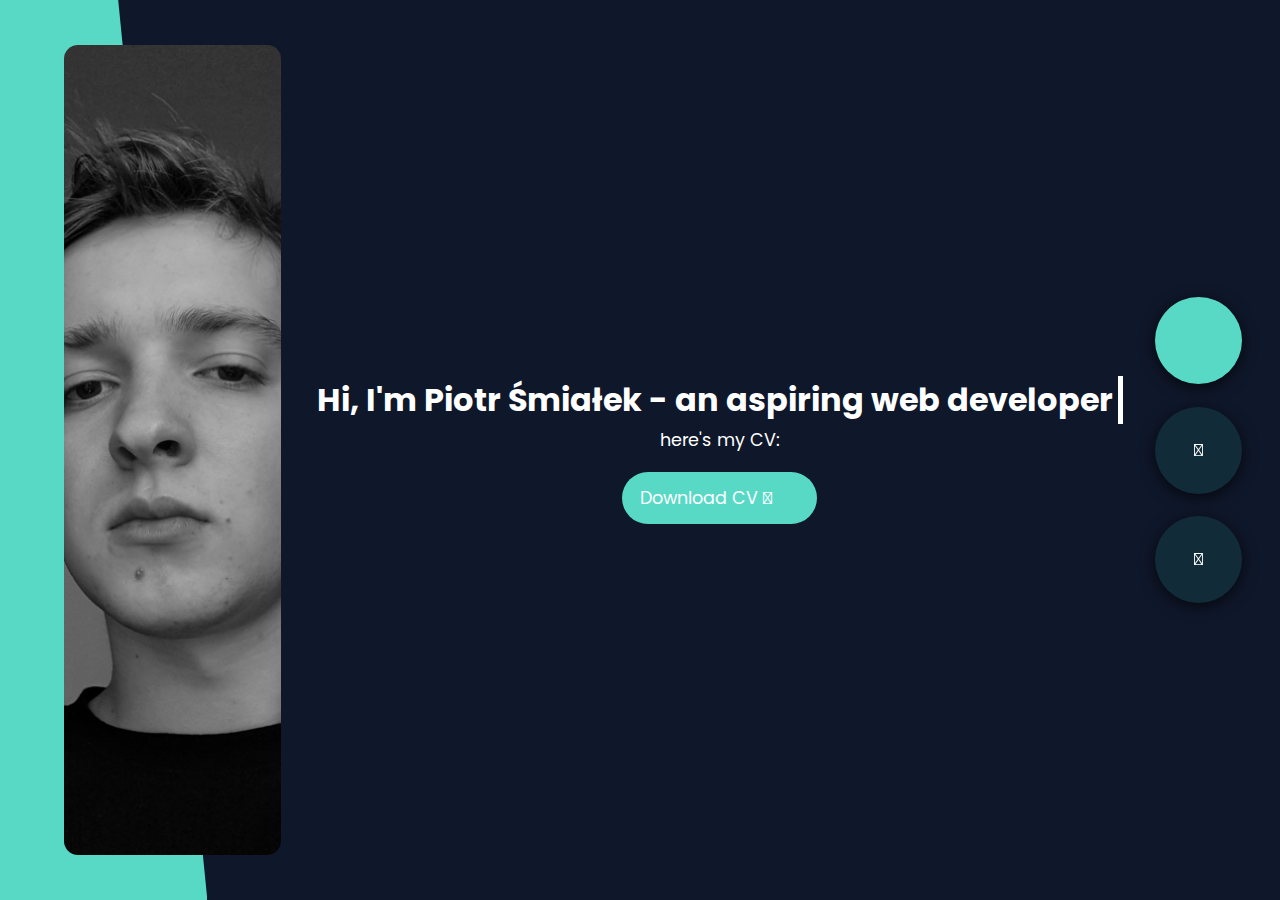
<file: index.html>
<!DOCTYPE html>
<html lang="en">
<head>
    <meta charset="UTF-8">
    <meta name="viewport" content="width=device-width, initial-scale=1.0">
    <title>Piotr Śmiałek</title>
    <link rel="stylesheet" href="styles/styles.css">
    <link rel="preconnect" href="https://fonts.googleapis.com">
    <link rel="preconnect" href="https://fonts.gstatic.com" crossorigin>
    <link href="https://fonts.googleapis.com/css2?family=Poppins:ital,wght@0,500;0,600;1,400&display=swap" rel="stylesheet">
    <link rel="stylesheet" href="https://cdnjs.cloudflare.com/ajax/libs/font-awesome/5.15.4/css/all.min.css" integrity="sha512-1ycn6IcaQQ40/MKBW2W4Rhis/DbILU74C1vSrLJxCq57o941Ym01SwNsOMqvEBFlcgUa6xLiPY/NS5R+E6ztJQ==" crossorigin="anonymous" referrerpolicy="no-referrer" />
    <link rel="stylesheet" href="https://cdnjs.cloudflare.com/ajax/libs/font-awesome/4.7.0/css/font-awesome.min.css">
    <link rel="stylesheet" href="https://cdnjs.cloudflare.com/ajax/libs/font-awesome/6.4.2/css/all.min.css" integrity="sha512-z3gLpd7yknf1YoNbCzqRKc4qyor8gaKU1qmn+CShxbuBusANI9QpRohGBreCFkKxLhei6S9CQXFEbbKuqLg0DA==" crossorigin="anonymous" referrerpolicy="no-referrer" />

</head>


<body class="main-content">
    <header class="section sec1 header active" id="home">
        <div class="header-content">
            <div class="left-header">
                <div class="h-shape"></div>
                <div class="image">
                    <img src="img/ja.jpg" alt="">
                </div>
            </div>
            <div class="right-header">
                <h1 class="name">
                    Hi, I'm <span> Piotr Śmiałek</span>
                    - an aspiring web developer
                </h1>
                <p class="text">
                    here's my CV:
                </p>
                <a href="./download/CV%20-%20Piotr%20Śmiałek%202023.pdf" target="_blank" class="main-btn">
                    Download CV
                    <i class="fa-solid fa-download"></i>
                </a>
            </div>
        </div>

    </header>

    <main>
        <section class="section sec2 about" id="about">
            <div class="main-title">
                <h1>
                    About <span>me</span> & my <span>skills</span>
                </h1>
            </div>
            <div class="about-container">
                <div class="left-about">
                    <h1 class="few-words"> Few words about me </h1>
                    <p class="paragraph-1">I am currently studying computer science at</p>
                    <p class="paragraph-2">AGH University of Science and Technology</p>
                    <p class="paragraph-3">in Cracow, Poland. I am interested in creating,</p>
                    <p class="paragraph-4">maintaining websites and I want to work as a</p>
                    <p class="paragraph-5">web developer in the future</p>
                </div>
                <div class="right-about">
                    <div class="skills">
                        <ul>
                            <li> <h6>Git</h6>
                                <span class="bar"> <span class="Git"> </span> </span>
                            </li>
                            <li> <h6>HTML</h6>
                                <span class="bar"> <span class="HTML"> </span> </span>
                            </li>

                            <li> <h6>CSS</h6>
                                <span class="bar"> <span class="CSS"> </span> </span>
                            </li>

                            <li> <h6>JavaScript</h6>
                                <span class="bar"> <span class="JavaScript"> </span> </span>
                            </li>
                            <li> <h6>Java</h6>
                                <span class="bar"> <span class="Java"> </span> </span>
                            </li>

                        </ul>

                    </div>
                </div>
            </div>
        </section>

        <section class="section sec5 contact" id="contact">
            <div class="contact-container">
                <div class="main-title">
                    <h1>
                        Contact <span>me</span>
                    </h1>
                    <div class="contact-content-container">
                        <div class="left-contact">
                            <h2 class="contact-details">
                                Contact details:
                            </h2>
                            <div class="contact-info">
                                <div class="contact-item">
                                    <div class="icon">
                                        <i class="fas fa-location"> </i>
                                        <span>Location: Cracow, Poland</span>
                                    </div>

                                </div>

                                <div class="contact-item">
                                    <div class="icon">
                                        <i class="fa-solid fa-at"></i>
                                        <span>Email: piotrsmialek10@gmail.com</span>
                                    </div>
                                </div>

                                <div class="contact-item">
                                    <div class="icon">
                                        <i class="fa-solid fa-phone"></i>
                                        <span>Phone: 666 666 666</span>
                                    </div>
                                </div>
                            </div>
                            <h2 class="socials">Check my social media</h2>
                            <div class="contact-icons">
                                <div class="contact-icon">
                                    <a href="https://twitter.com/Daredevilq_" class="social-icon" target="_blank">
                                        Twitter  <i class="fa-brands fa-twitter"></i>
                                    </a>
                                </div>

                                <div class="contact-icon">
                                    <a href="https://github.com/daredevilq" class="social-icon" target="_blank">
                                       GitHub <i class="fa-brands fa-github"></i>
                                    </a>
                                </div>

                                <div class="contact-icon">
                                    <a href="https://www.instagram.com/daredevilq/" class="social-icon" target="_blank">
                                        Instagram <i class="fa-brands fa-instagram"></i>
                                    </a>
                                </div>
                            </div>
                        </div>
                        <div class="right-contact">
                            <form  class="contact-form" id="form" method="get">
                                <div class="input-control">
                                    <label for="name">
                                        <input id="name" name="name" type="text" placeholder="Name" required>
                                    </label>
                                </div>
                                <div class="input-control">
                                    <label>
                                        <input id="email" type="email" placeholder="Email" required>
                                    </label>
                                </div>

                                <div class="input-control">
                                    <label>
                                        <input id="title" type="text" placeholder="Title" required>
                                    </label>
                                </div>
                                <div class="input-control">
                                    <label for="message">
                                        <textarea name="message" id="message" cols="30" rows="8" placeholder="Message" required></textarea>
                                    </label>
                                </div>
                                <div class="submit">
                                    <button type="submit">Submit Message</button>
                                </div>
                            </form>

                        </div>
                    </div>
                </div>
            </div>
        </section>
    </main>
    <div class="controls">
        <div class="control control-1 active-btn" data-id="home">
            <i class="fa-solid fa-house"></i>
        </div>
        <div class="control control-2" data-id="about">
            <i class="fa-solid fa-user"></i>
        </div>

        <div class="control control-5" data-id="contact">
            <i class="fa-solid fa-envelope"></i>
        </div>

    </div>
    <script src="app.js"></script>
</body>
</html>
</file>
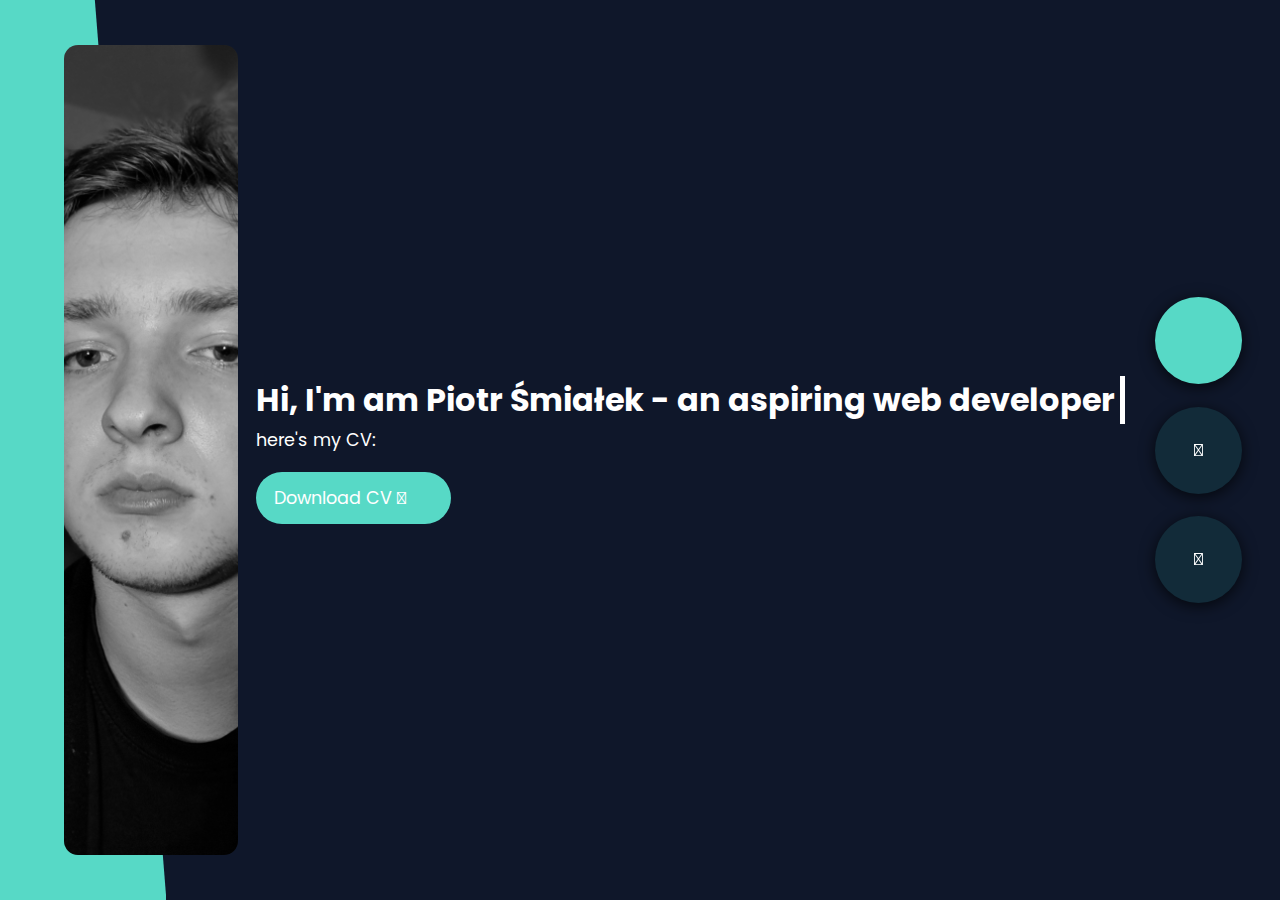
<file: projekt-wdai/index.html>
<!DOCTYPE html>
<html lang="en">
<head>
    <meta charset="UTF-8">
    <title>WDAI</title>
    <link rel="stylesheet" href="styles/styles.css">
    <link rel="preconnect" href="https://fonts.googleapis.com">
    <link rel="preconnect" href="https://fonts.gstatic.com" crossorigin>
    <link href="https://fonts.googleapis.com/css2?family=Poppins:ital,wght@0,500;0,600;1,400&display=swap" rel="stylesheet">
    <link rel="stylesheet" href="https://cdnjs.cloudflare.com/ajax/libs/font-awesome/5.15.4/css/all.min.css" integrity="sha512-1ycn6IcaQQ40/MKBW2W4Rhis/DbILU74C1vSrLJxCq57o941Ym01SwNsOMqvEBFlcgUa6xLiPY/NS5R+E6ztJQ==" crossorigin="anonymous" referrerpolicy="no-referrer" />
    <link rel="stylesheet" href="https://cdnjs.cloudflare.com/ajax/libs/font-awesome/4.7.0/css/font-awesome.min.css">
    <link rel="stylesheet" href="https://cdnjs.cloudflare.com/ajax/libs/font-awesome/6.4.2/css/all.min.css" integrity="sha512-z3gLpd7yknf1YoNbCzqRKc4qyor8gaKU1qmn+CShxbuBusANI9QpRohGBreCFkKxLhei6S9CQXFEbbKuqLg0DA==" crossorigin="anonymous" referrerpolicy="no-referrer" />

</head>


<body class="main-content">
    <header class="section sec1 header active" id="home">
        <div class="header-content">
            <div class="left-header">
                <div class="h-shape"></div>
                <div class="image">
                    <img src="img/ja.jpg" alt="">
                </div>
            </div>
            <div class="right-header">
                <h1 class="name">
                    Hi, I'm am <span> Piotr Śmiałek</span>
                    - an aspiring web developer
                </h1>
                <p class="text">
                    here's my CV:
                </p>
                <a href="./download/CV%20-%20Piotr%20Śmiałek%202023.pdf" target="_blank" class="main-btn">
                    Download CV
                    <i class="fa-solid fa-download"></i>
                </a>
            </div>
        </div>

    </header>
    <main>
        <section class="section sec2 about" id="about">
            <div class="main-title">
                <h1>
                    About <span>me</span>
                </h1>
            </div>
            <div class="about-container">
                <div class="left-about">
                    <h1 class="few-words"> Few words about me </h1>
                    <p class="paragraph-1">I am currently studying computer science at</p>
                    <p class="paragraph-2">AGH University of Science and Technology</p>
                    <p class="paragraph-3">in Cracow, Poland. I am interested in creating,</p>
                    <p class="paragraph-4">maintaining websites and I want to work as a</p>
                    <p class="paragraph-5">web developer in the future</p>
                </div>
                <div class="right-about">
                    <div class="skills">
                        <h5 class="my-skills-header"> My skills</h5>
                        <ul>
                            <li> <h6>Git</h6>
                                <span class="bar"> <span class="Git"> </span> </span>
                            </li>
                            <li> <h6>HTML</h6>
                                <span class="bar"> <span class="HTML"> </span> </span>
                            </li>

                            <li> <h6>CSS</h6>
                                <span class="bar"> <span class="CSS"> </span> </span>
                            </li>

                            <li> <h6>JavaScript</h6>
                                <span class="bar"> <span class="JavaScript"> </span> </span>
                            </li>
                            <li> <h6>Java</h6>
                                <span class="bar"> <span class="Java"> </span> </span>
                            </li>

                        </ul>

                    </div>
                </div>
            </div>
        </section>

        <section class="section sec5 contact" id="contact">
            <div class="contact-container">
                <div class="main-title">
                    <h1>
                        Contact <span>me</span>
                    </h1>
                    <div class="contact-content-container">
                        <div class="left-contact">
                            <h2>
                                Contact details
                            </h2>
                            <div class="contact-info">
                                <div class="contact-item">
                                    <div class="icon">
                                        <i class="fas fa-location"> </i>
                                        <span>Location: Cracow, Poland</span>
                                    </div>

                                </div>

                                <div class="contact-item">
                                    <div class="icon">
                                        <i class="fa-solid fa-at"></i>
                                        <span>Email: piotrsmialek10@gmail.com</span>
                                    </div>
                                </div>

                                <div class="contact-item">
                                    <div class="icon">
                                        <i class="fa-solid fa-phone"></i>
                                        <span>Phone: 666 666 666</span>
                                    </div>
                                </div>
                            </div>
                            <h2 class="socials">Check my social media</h2>
                            <div class="contact-icons">
                                <div class="contact-icon">
                                    <a href="https://twitter.com/Daredevilq_" class="social-icon" target="_blank">
                                        Twitter  <i class="fa-brands fa-twitter"></i>
                                    </a>
                                </div>

                                <div class="contact-icon">
                                    <a href="https://github.com/daredevilq" class="social-icon" target="_blank">
                                       GitHub <i class="fa-brands fa-github"></i>
                                    </a>
                                </div>

                                <div class="contact-icon">
                                    <a href="https://www.instagram.com/daredevilq/" class="social-icon" target="_blank">
                                        Instagram <i class="fa-brands fa-instagram"></i>
                                    </a>
                                </div>
                            </div>
                        </div>
                        <div class="right-contact">
                            <form action="" class="contact-form">
                                <div class="input-control">
                                    <label>
                                        <input type="text" placeholder="Name" required>
                                    </label>
                                </div>
                                <div class="input-control">
                                    <label>
                                        <input type="email" placeholder="Email" required>
                                    </label>
                                </div>

                                <div class="input-control">
                                    <label>
                                        <input type="text" placeholder="Title" required>
                                    </label>
                                </div>
                                <div class="input-control">
                                    <label for="">
                                    </label><textarea name="" id="" cols="30" rows="8" placeholder="Message" required></textarea>
                                </div>
                                <div class="submit">
                                    <button type="submit"> Submit Message</button>
                                </div>
                            </form>

                        </div>
                    </div>
                </div>
            </div>
        </section>
    </main>
    <div class="controls">
        <div class="control control-1 active-btn" data-id="home">
            <i class="fa-solid fa-house"></i>
        </div>
        <div class="control control-2" data-id="about">
            <i class="fa-solid fa-user"></i>
        </div>

        <div class="control control-5" data-id="contact">
            <i class="fa-solid fa-envelope"></i>
        </div>

    </div>
    <script src="app.js"></script>
</body>
</html>
</file>
<file: styles/styles.css>
*{
    margin: 0;
    padding: 0;
}

body{
    background-color: #57d9c6;
    font-family: 'Poppins', sans-serif;
    font-size: 1.1rem;
    color: var(--color-white);
    transition: all .4s ease-in-out;
}
:root{
    --color-primary: #191d2b;
    --color-secondary: #491dc2;
    --color-white: #FFFFFF;
    --box-shadow-1: 0 3px 15px rgba(0,0,0,0.7);
}

header{
    color: var(--color-white);
    height: 100vh;
    overflow: hidden;
}
section{
    height: 100vh;
    width: 100%;
    position: absolute;
    left: 0;
    top: 0;
    padding: 3rem 18rem;

}
a{
    display: inline-block;
    color: inherit;
    font-family: inherit;
}

.section{
    transform: translateY(-100%) scale(0);
    transition: all .4s ease-in-out;
    background-color: var(--color-primary);
}

.sec1{
    display: none;
    transform: translateY(0) scale(1);
    background-color: #0f172a;
}
.sec2{
    display: none;
    transform: translateY(0) scale(1);
    background-color: #0f172a;
}

.sec3{
    display: none;
    transform: translateY(0) scale(1);
    background-color: rgb(28, 42, 203);

}

.sec4{
    display: none;
    transform: translateY(0) scale(1);


}
.sec5{
    display: none;
    transform: translateY(0) scale(1);
    background-color: #0f172a;
}

.active{
    display: block;
    animation: scaleAnim 1s ease-in-out;}

@keyframes scaleAnim{
    0%{
        transform: translateY(-100%) scaleY(0);
    }
    100%{
        transform: translateY(0) scaleY(1);
        }
    }



.controls{
    z-index: 10;
    position: fixed;
    top: 50%;
    right: 3%;
    display: flex;
    flex-direction: column;
    transform: translateY(-50%);
    align-items: center;
    .active-btn{
        background-color: #57d9c6 !important;
        transition: all .4s ease-in-out;
        .i{
            color: white;
        }

    }
    .control{
        padding: 1rem;
        cursor: pointer;
        width: 55px;
        height: 55px;
        margin: .7rem 0;
        background-color: #122b39;
        border-radius: 50%;
        align-items: center;
        display: flex;
        justify-content: center;
        box-shadow: var(--box-shadow-1);

    }
}


/* header */

.header-content{
    display: grid;
    grid-template-columns: repeat(2, 1fr);
    height: 100%;
    width: 100%;
    .left-header{
        align-items: center;
        display: flex;
        position: relative;

        .h-shape{
            transition: .4s ease-in-out;
            background-color: #57d9c6;
            width: 65%;
            height: 100%;
            z-index: -1;
            position: absolute;
            left: 0;
            top: 0;
            clip-path: polygon(0 0, 57% 0, 100% 100%, 0% 100%);
        }
        .image{
            transition: .4s ease-in-out;
            height: 90%;
            width: 68%;
            margin-left: 4rem;

            & img {
                display: flex;
                height: 100%;
                width: 100%;
                object-fit: cover;
                transition: all .4s ease-in-out;
                filter: grayscale(100%);
                border-radius: 14px;
            }

        }

    }
    .right-header{
        display: flex;
        padding-right: 10rem;
        justify-content: center;
        align-items: center;
        flex-direction: column;

    .text{
        line-height: 2rem;
    }
        .main-btn{
            padding: .8rem 1.1rem;
            background-color: #57d9c6;
            border-radius: 20rem;
            font-family: inherit;
            width: 10rem;
            margin-top: 1rem;
            text-underline-mode: none;
            text-underline: none;
            text-decoration: none;
        }

    .name{
        font-size: 2rem;
        border-right: 5px solid;
        /* potrzebne do dzialania animacji*/
        white-space: nowrap;
        width: 100%;
        overflow: hidden;

        animation:
            typing 3.5s,
            cursor .75s step-end infinite;
        }
    }
}

@keyframes cursor {
    50%{ border-color: transparent; }
}

@keyframes typing {
    from { width: 0; }
}


/* about */
#about{
    padding: 0;
}

.about-container{
    display: grid;
    grid-template-columns: repeat(2, 1fr);
    padding-top: 10vh;
    padding-bottom: 0;
    .right-about{
        display: grid;
        grid-template-columns: repeat(2, 1fr);
        grid-gap: 1rem;
        .my-skills-header{
            font-size: 2rem;
        }
        .skills{
            padding-top: 0;
        }

    }



}



    .left-about{
        display: grid;
        margin-left: 2rem;
        white-space: nowrap;

        text-align: center;

        align-items: center;
        justify-items: center;
        .few-words::before{
            background: #0f172a;
            animation: typewriter 1s ease forwards;
        }
        .few-words{
            font-size: 2.2rem;
            position: relative;


        }

        .few-words::after{
            content: '';
            position: absolute;
            top: 0;
            bottom: 0;
            left: 0;
            right: 0;
        }

        @keyframes typewriter {
            to {left: 100%}
        }

        .paragraph-1{
            overflow: hidden;
            margin-top: 2rem;
            font-size: 1.8rem;
            width: 100%;

            white-space: nowrap;
            animation:
                    typing 3.5s,
                    cursor .75s step-end infinite;

        }
        .paragraph-2{
            margin-top: 0.5rem;
            font-size:  1.8rem;

            white-space: nowrap;
            width: 100%;
            overflow: hidden;
            animation:
                    typing 3.5s,
                    cursor .75s step-end infinite;
        }
        .paragraph-3{
            margin-top: 0.5rem;
            font-size:  1.8rem;

            white-space: nowrap;
            width: 100%;
            overflow: hidden;
            animation:
                    typing 3.5s,
                    cursor .75s step-end infinite;
        }
        .paragraph-4{
            margin-top: 0.5rem;
            font-size:  1.8rem;
            white-space: nowrap;
            width: 100%;
            overflow: hidden;
            animation:
                    typing 3.5s,
                    cursor .75s step-end infinite;
        }
        .paragraph-5{
            margin-top: 0.5rem;
            font-size:  1.8rem;
            white-space: nowrap;
            width: 100%;
            overflow: hidden;
            animation:
                    typing 3.5s,
                    cursor .75s step-end infinite;
        }

    }



.main-title{
    text-align: center;
    padding: 0;
    margin: 0;
    width: 100%;
    font-size: 2.5rem;
    & h1 {
        font-size: 3rem;
        position: relative;

    }
}

h5{
    text-align: center;
}

h6{
    text-align: center;
    margin: 10px;
}


.skills{
    width: 500px;
    margin: 0;
    padding: 15px;
    color: #FFF;
}
.skills ul {
    list-style: none;
}
.skills li{
    margin: 20px 0;
    padding: 10px;

}
.bar{
    background: #353b48;
    display: block;
    height: 20px;
    border: 1px solid rgba(0,0,0,0.3);
    border-radius: 14px;
    overflow: hidden;
    box-shadow: 0 14px 28px rgb(0,0,0,0.25), 0 10px 10px rgb(0,0,0,0.22);
    transition: all .04s cubic-bezier(0.25, 0.8, 0.25, 1);
}
.bar:hover{
    box-shadow: 0 14px 28px rgb(0,0,0,0.25), 0 10px 10px rgb(0,0,0,0.22);
}
.bar span{
    height: 20px ;
    float: left;
    background: linear-gradient(135deg, rgba(6, 38, 34,1)0%, rgba(87,217,198,1)100%);

}
.Git{
    width: 90%;
    animation: git 3s;
}
.HTML{
    width: 80%;
    animation: html 3s;
}
.CSS{
    width: 60%;
    animation: css 3s;
}
.JavaScript{
    width: 55%;
    animation: javascript 3s;
}
.Java{
    width: 75%;
    animation: java 3s;
}
.Python {
    width: 92%;
    animation: python 3s;
}

@keyframes html {
    0%{
        width: 0;
    }
    100%{
        width: 80%;
    }
}
@keyframes git {
    0%{
        width: 0;
    }
    100%{
        width: 90%;
    }
}
@keyframes css {
    0%{
        width: 0;
    }
    100%{
        width: 60%;
    }
}
@keyframes javascript {
    0%{
        width: 0;
    }
    100%{
        width: 55%;
    }
}
@keyframes java {
    0%{
        width: 0;
    }
    100%{
        width: 75%;
    }
}
@keyframes python {
    0%{
        width: 0;
    }
    100%{
        width: 92%;
    }
}

/* contact*/

#contact{
    padding: 0;
}

.contact-container{
    .main-title {
        & h1 {
            font-size: 3rem;
        }
    }
    font-size: 1rem;
}

.contact-content-container{
    display: flex;
    padding-top: 2rem;
    padding-left: 3.5rem;
    text-decoration: none;
    .left-contact{
        display: flex;
        flex-direction: column;
        align-items: center;
        .contact-icons{
            .contact-icon{
                padding: .8rem 1.1rem;
                background-color: #57d9c6;
                border-radius: 20rem;
                font-family: inherit;
                width: 12rem;
                margin-top: 2rem;
                text-underline-mode: none;
                text-underline: none;
                text-decoration: none;
                .social-icon{
                    text-decoration: none;
                    align-items: center;
                }

            }
        }
        flex: 2;
        font-size: 1.8rem;
        .socials{
            font-size: 1.8rem;
            margin-top: 2rem;
        }
    }

    .right-contact{
        flex: 3;
        margin-left: 3rem ;
        margin-right: 6rem;


        .contact-form {
            .input-control {
                margin: 1.5rem;
                & input, & textarea {
                    width: 20rem;
                    font-family: inherit;
                    border-radius: 15px;
                    font-weight: inherit;
                    padding: .8rem 1.1rem;
                    background-color: #474d5b;
                    outline: none;
                    border: none;
                    color: white;
                    resize: none;

                }

            }
            .submit button{
                padding: .8rem 1.1rem;
                background-color: #57d9c6;
                border-radius: 20rem;
                font-family: inherit;
            }
        }
    }

}
.contact-details{
    font-size: 2.2rem;
}
</file>
<file: projekt-wdai/styles/styles.css>
*{
    margin: 0;
    padding: 0;
}

body{
    background-color: #57d9c6;
    font-family: 'Poppins', sans-serif;
    font-size: 1.1rem;
    color: var(--color-white);
    transition: all .4s ease-in-out;
}
:root{
    --color-primary: #191d2b;
    --color-secondary: #491dc2;                             /* setting dark mode */
    --color-white: #FFFFFF;
    --box-shadow-1: 0 3px 15px rgba(0,0,0,0.7);
}

header{
    color: var(--color-white);
    height: 100vh;
    overflow: hidden;
}
section{
    height: 100vh;
    width: 100%;
    position: absolute;
    left: 0;
    top: 0;
    padding: 3rem 18rem;

}
a{
    display: inline-block;
    color: inherit;
    font-family: inherit;
}

.section{
    transform: translateY(-100%) scale(0);
    transition: all .4s ease-in-out;
    background-color: var(--color-primary);
}

.sec1{
    display: none;
    transform: translateY(0) scale(1);
    background-color: #0f172a;
}
.sec2{
    display: none;
    transform: translateY(0) scale(1);
    background-color: #0f172a;
}

.sec3{
    display: none;
    transform: translateY(0) scale(1);
    background-color: rgb(28, 42, 203);

}

.sec4{
    display: none;
    transform: translateY(0) scale(1);
    background-color: rgb(175, 22, 99);

}
.sec5{
    display: none;
    transform: translateY(0) scale(1);
    background-color: #0f172a;
}

.active{
    display: block;
    animation: scaleAnim 1s ease-in-out;}

@keyframes scaleAnim{
    0%{
        transform: translateY(-100%) scaleY(0);
    }
    100%{
        transform: translateY(0) scaleY(1);
        }
    }



.controls{
    z-index: 10;
    position: fixed;
    top: 50%;
    right: 3%;
    display: flex;
    flex-direction: column;
    transform: translateY(-50%);
    align-items: center;
    .active-btn{
        background-color: #57d9c6 !important;
        transition: all .4s ease-in-out;
        .i{
            color: white;
        }

    }
    .control{
        padding: 1rem;
        cursor: pointer;
        width: 55px;
        height: 55px;
        margin: .7rem 0;
        background-color: #122b39;
        border-radius: 50%;
        align-items: center;
        display: flex;
        justify-content: center;
        box-shadow: var(--box-shadow-1);

    }
}


/* header */

.header-content{
    display: grid;
    grid-template-columns: repeat(2, 1fr);
    height: 100%;
    .left-header{
        align-items: center;
        display: flex;
        position: relative;

        .h-shape{
            transition: .4s ease-in-out;
            background-color: #57d9c6;
            width: 65%;
            height: 100%;
            z-index: -1;
            position: absolute;
            left: 0;
            top: 0;
            clip-path: polygon(0 0, 57% 0, 100% 100%, 0% 100%);
        }
        .image{
            transition: .4s ease-in-out;
            height: 90%;
            width: 68%;
            margin-left: 4rem;

            & img {
                display: flex;
                height: 100%;
                width: 100%;
                object-fit: cover;
                transition: all .4s ease-in-out;
                filter: grayscale(100%);
                border-radius: 14px;
            }

        }

    }
    .right-header{
        display: flex;
        padding-right: 10rem;
        justify-content: center;
        flex-direction: column;

    .text{
        line-height: 2rem;
    }
        .main-btn{
            padding: .8rem 1.1rem;
            background-color: #57d9c6;
            border-radius: 20rem;
            font-family: inherit;
            width: 10rem;
            margin-top: 1rem;
            text-underline-mode: none;
            text-underline: none;
            text-decoration: none;
        }

    .name{
        font-size: 2rem;
        border-right: 5px solid;
        /* potrzebne do dzialania animacji*/
        white-space: nowrap;
        width: 100%;
        overflow: hidden;

        animation:
            typing 3.5s,
            cursor .75s step-end infinite;
        }
    }
}

@keyframes cursor {
    50%{ border-color: transparent; }
}

@keyframes typing {
    from { width: 0; }
}


/* about */
#about{
    padding: 0;
}

.about-container{
    display: grid;
    grid-template-columns: repeat(2, 1fr);
    padding-top: 0;
    padding-bottom: 0;
    .right-about{
        display: grid;
        grid-template-columns: repeat(2, 1fr);
        grid-gap: 1rem;
        .my-skills-header{
            font-size: 2rem;
        }
        .skills{
            padding-top: 0;
        }

    }



}



    .left-about{
        margin-left: 2rem;
        white-space: nowrap;
        /* tutaj wklej*/
        position: relative;
        .few-words::before{
            background: #0f172a;
            animation: typewriter 1s ease forwards;
        }
        .few-words{
            font-size: 2.2rem;
            /* potrzebne do dzialania animacji*/
            position: relative;


        }

        .few-words::after{
            content: '';
            position: absolute;
            top: 0;
            bottom: 0;
            left: 0;
            right: 0;
        }

        @keyframes typewriter {
            to {left: 100%}
        }

        .paragraph-1{
            overflow: hidden;
            margin-top: 2rem;
            font-size: 1.5rem;
            width: 100%;
            /* potrzebne do dzialania animacji*/
            white-space: nowrap;
            animation:
                    typing 3.5s,
                    cursor .75s step-end infinite;

        }
        .paragraph-2{
            margin-top: 1rem;
            font-size: 1.5rem;
            /* potrzebne do dzialania animacji*/
            white-space: nowrap;
            width: 100%;
            overflow: hidden;
            animation:
                    typing 3.5s,
                    cursor .75s step-end infinite;
        }
        .paragraph-3{
            margin-top: 1rem;
            font-size: 1.5rem;
            /* potrzebne do dzialania animacji*/
            white-space: nowrap;
            width: 100%;
            overflow: hidden;
            animation:
                    typing 3.5s,
                    cursor .75s step-end infinite;
        }
        .paragraph-4{
            margin-top: 1rem;
            font-size: 1.5rem;
            /* potrzebne do dzialania animacji*/
            white-space: nowrap;
            width: 100%;
            overflow: hidden;
            animation:
                    typing 3.5s,
                    cursor .75s step-end infinite;
        }
        .paragraph-5{
            margin-top: 1rem;
            font-size: 1.5rem;
            /* potrzebne do dzialania animacji*/
            white-space: nowrap;
            width: 100%;
            overflow: hidden;
            animation:
                    typing 3.5s,
                    cursor .75s step-end infinite;
        }

    }



.main-title{
    text-align: center;
    padding: 0;
    margin: 0;
    width: 100%;
    font-size: 2.5rem;
    & h1 {
        position: relative;

    }
}

h5{
    text-align: center;
}

h6{
    text-align: center;
    margin: 10px;
}
.skills{
    width: 500px;
    margin: 0;
    padding: 15px;
    color: #FFF;
    /*box-shadow: 0 14px 28px rgb(0,0,0,0.25), 0 10px 10px rgb(0,0,0,0.22);*/
}
.skills ul {
    list-style: none;
}
.skills li{
    margin: 20px 0;
    padding: 10px;

}
.bar{
    background: #353b48;
    display: block;
    height: 20px;
    border: 1px solid rgba(0,0,0,0.3);
    border-radius: 14px;
    overflow: hidden;
    box-shadow: 0 14px 28px rgb(0,0,0,0.25), 0 10px 10px rgb(0,0,0,0.22);
    transition: all .04s cubic-bezier(0.25, 0.8, 0.25, 1);
}
.bar:hover{
    box-shadow: 0 14px 28px rgb(0,0,0,0.25), 0 10px 10px rgb(0,0,0,0.22);
}
.bar span{
    height: 20px ;
    float: left;
    background: linear-gradient(135deg, rgba(6, 38, 34,1)0%, rgba(87,217,198,1)100%);

}
.Git{
    width: 90%;
    animation: git 3s;
}
.HTML{
    width: 80%;
    animation: html 3s;
}
.CSS{
    width: 60%;
    animation: css 3s;
}
.JavaScript{
    width: 55%;
    animation: javascript 3s;
}
.Java{
    width: 75%;
    animation: java 3s;
}
.Python {
    width: 92%;
    animation: python 3s;
}

@keyframes html {
    0%{
        width: 0;
    }
    100%{
        width: 80%;
    }
}
@keyframes git {
    0%{
        width: 0;
    }
    100%{
        width: 90%;
    }
}
@keyframes css {
    0%{
        width: 0;
    }
    100%{
        width: 60%;
    }
}
@keyframes javascript {
    0%{
        width: 0;
    }
    100%{
        width: 55%;
    }
}
@keyframes java {
    0%{
        width: 0;
    }
    100%{
        width: 75%;
    }
}
@keyframes python {
    0%{
        width: 0;
    }
    100%{
        width: 92%;
    }
}

/* contact*/

#contact{
    padding: 0;
}

.contact-container{
    .main-title {
        & h1 {
            font-size: 3rem;
        }
    }
    font-size: 1rem;
}

.contact-content-container{
    display: flex;
    padding-top: 3rem;
    padding-left: 3.5rem;
    text-decoration: none;
    .left-contact{
        .contact-icons{
            .contact-icon{
                padding: .8rem 1.1rem;
                background-color: #57d9c6;
                border-radius: 20rem;
                font-family: inherit;
                width: 12rem;
                margin-top: 2rem;
                text-underline-mode: none;
                text-underline: none;
                text-decoration: none;
                .social-icon{
                    text-decoration: none;
                    align-items: center;
                }

            }
        }
        flex: 2;
        font-size: 1.8rem;
        .socials{
            font-size: 1.5rem;
            margin-top: 2rem;
        }
    }

    .right-contact{
        flex: 3;
        margin-left: 3rem ;
        margin-right: 6rem;


        .contact-form {
            .input-control {
                margin: 1.5rem;
                & input, & textarea {
                    width: 20rem;
                    font-family: inherit;
                    border-radius: 15px;
                    font-weight: inherit;
                    padding: .8rem 1.1rem;
                    background-color: #474d5b;
                    outline: none;
                    border: none;
                    color: white;
                    resize: none;

                }

            }
            .submit button{
                padding: .8rem 1.1rem;
                background-color: #57d9c6;
                border-radius: 20rem;
                font-family: inherit;
            }
        }
    }

}
</file>
